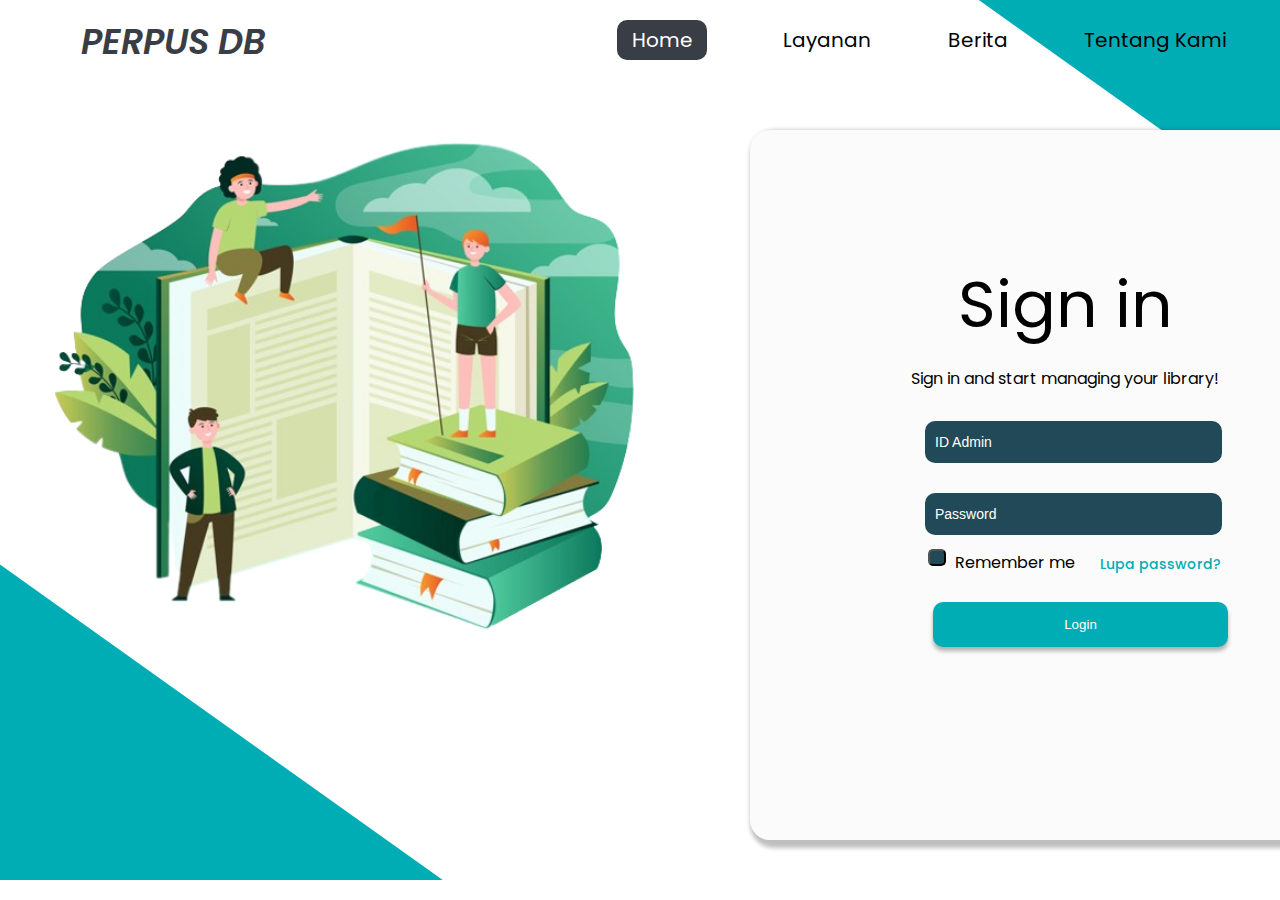
<file: index.html>
<!DOCTYPE html>
<html lang="en">
  <head>
    <meta charset="UTF-8" />
    <meta name="viewport" content="width=device-width, initial-scale=1.0" />
    <title>Perpus DB</title>

    <!-- Fonts -->
    <link rel="preconnect" href="https://fonts.googleapis.com" />
    <link rel="preconnect" href="https://fonts.gstatic.com" crossorigin />
    <link
      href="https://fonts.googleapis.com/css2?family=Poppins:wght@100;300;400;700&display=swap"
      rel="stylesheet"
    />

    <!-- My Style -->

    <link rel="stylesheet" href="css/style.css" />
  </head>
  <body>
    <div class="Container">
      <!-- header -->
      <header>
        <h1 class="Judul-header">PERPUS DB</h1>
        <nav class="navbar">
          <ul>
            <li class="BoxHome"><a href="#">Home</a></li>
            <li><a href="#">Layanan</a></li>
            <li><a href="#">Berita</a></li>
            <li><a href="#">Tentang Kami</a></li>
            <li><a href="#">Kontak</a></li>
          </ul>
        </nav>
      </header>
      <!-- header end -->
      <div class="sudut-atas"></div>
      <div class="sudut-bawah"></div>
      <!-- page login -->
      <div class="Logo-login">
        <img src="img/login2.png" alt="Logologin" />
      </div>
      <div class="boxlogin">
        <div class="sign-in">Sign in</div>
        <h1>Sign in and start managing your library!</h1>
        <div class="input-id-admin">
          <input type="text" id="username" name="ID Admin" placeholder="ID Admin" />
        </div>
        <div class="input-password">
          <input type="text" id="password" name="Password" placeholder="Password" />
        </div>
        <div class="button">
          <button href="#" class="btn-remember-me"></button>
          <p class="ingat-saya">Remember me</p>
          <a class="lupa-pw" href="#">Lupa password?</a>
          <button class="btn-Login"><a href="dashboard.html">Login</a></button>
        </div>
      </div>
    </div>
    <!-- page login end -->
    <script src="JS/script.js"></script>
  </body>
</html>
</file>
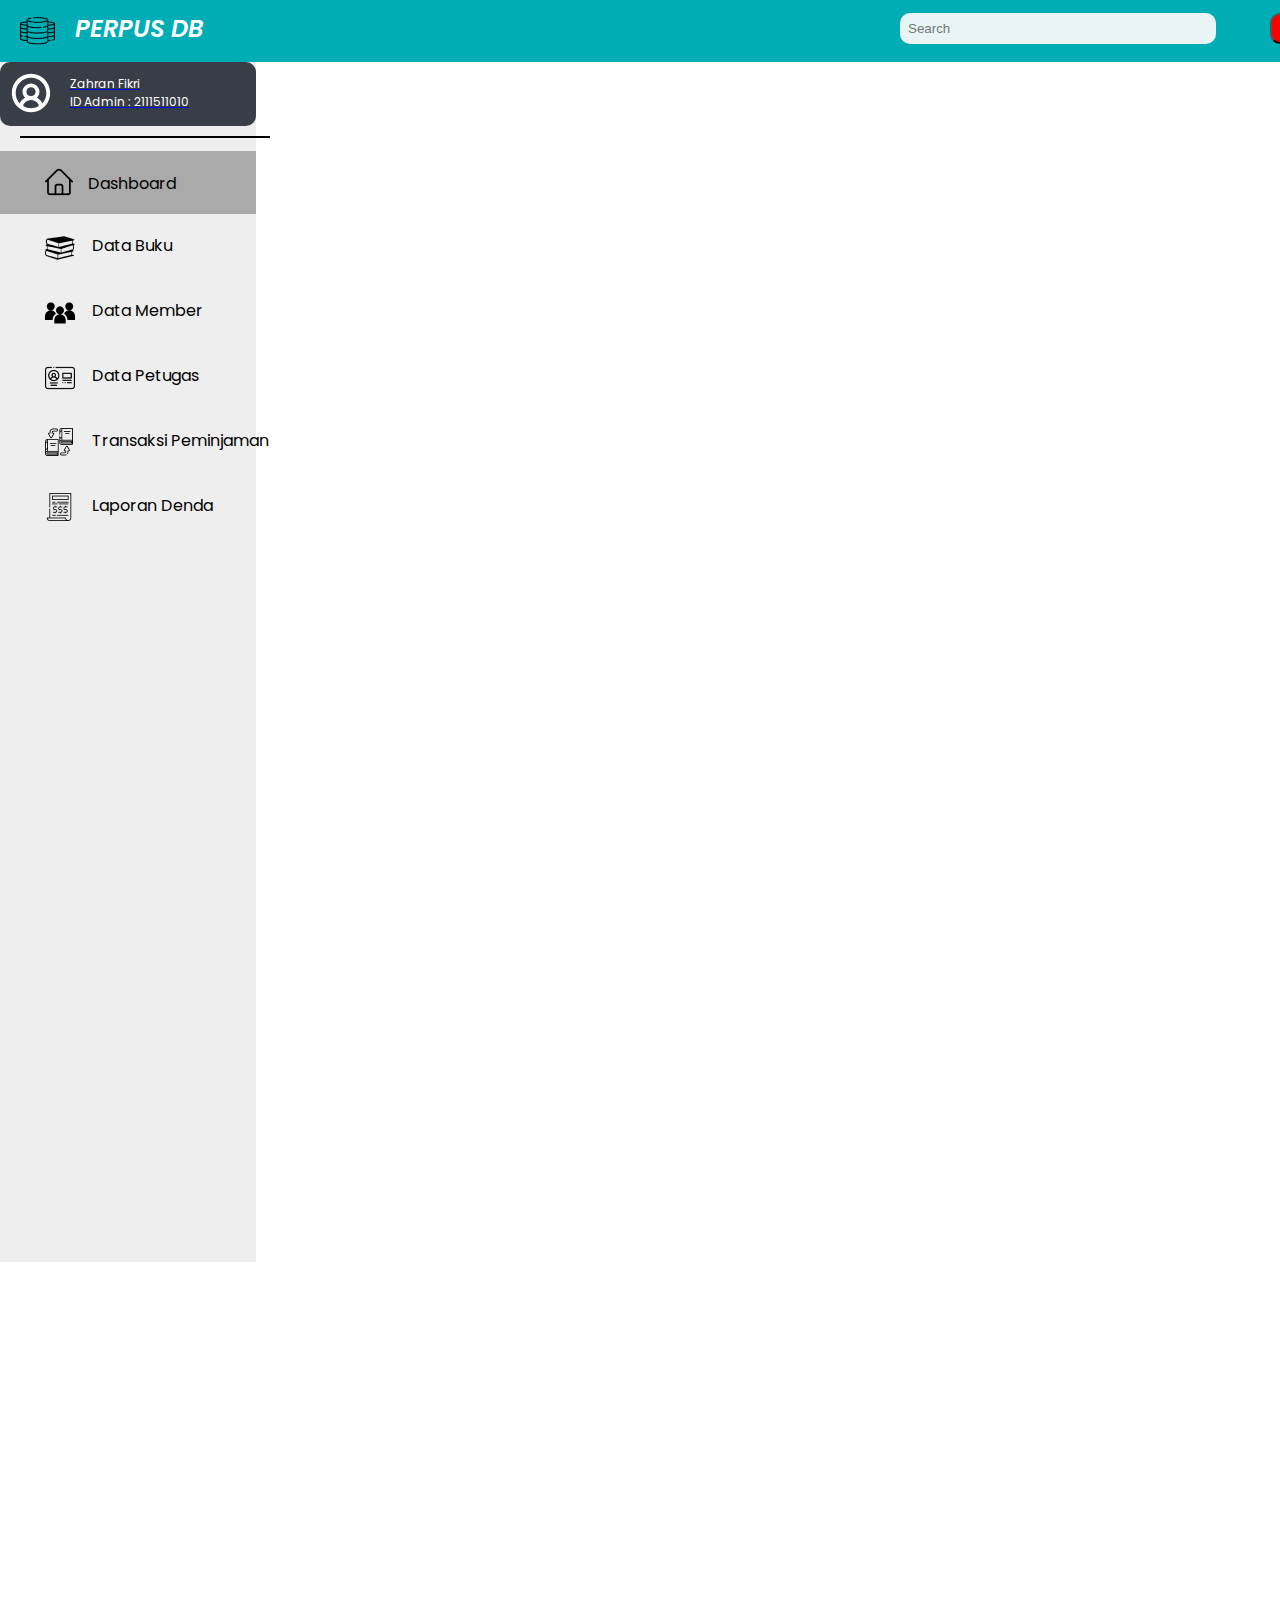
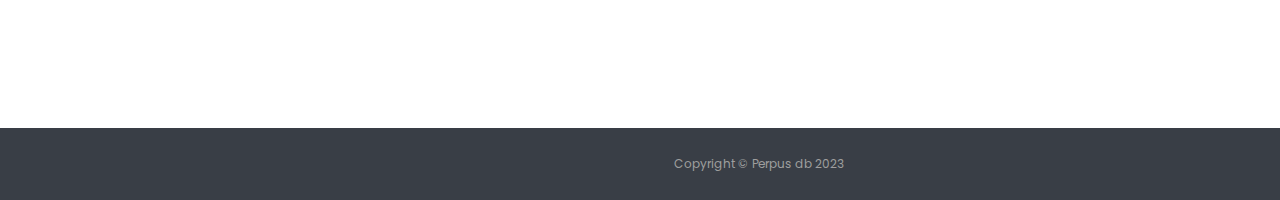
<file: dashboard.html>
<!DOCTYPE html>
<html lang="en">
  <head>
    <meta charset="UTF-8" />
    <meta name="viewport" content="width=device-width, initial-scale=1.0" />
    <title>Dashboard || Perpus DB</title>

    <!-- Fonts -->
    <link rel="preconnect" href="https://fonts.googleapis.com" />
    <link rel="preconnect" href="https://fonts.gstatic.com" crossorigin />
    <link
      href="https://fonts.googleapis.com/css2?family=Poppins:wght@100;300;400;700&display=swap"
      rel="stylesheet"
    />

    <!-- My Style -->

    <link rel="stylesheet" href="css/landingpage.css" />
  </head>
  <body>
    <div class="container">
    <!-- header start -->
      <header>
        <h1 class="Judul-header">PERPUS DB</h1>
        <img src="img/Logo Perpus db.png" alt="Logo Perpus DB" />
        <input class="searchbar" type="text" placeholder="Search" />
        <button class="btn-log-out" id="logout-button"><a href="index.html">Log Out</a></button>
      </header>
    <!-- header end -->
    <!-- Side navbar start -->
      <nav class="Side-navbar">
        <div class="box-profile">
          <a href="#">
            <img src="img/user-circle.svg" alt="Logo User" />
            <span>Zahran Fikri</span>
            <span>ID Admin : 2111511010</span>
          </a>
        </div>
        <div class="garis-pemisah"></div>
        <ul>
          <div class="box-dashboard"></div>
          <li>
              <a class="dashboard" href="dashboard.html">Dashboard</a>
              <img src="img/Icon Dashboard.png" alt="Icon Dashboard" />
          </li>
          <li>
              <a class="data-buku" href="data buku.html">Data Buku</a>
              <img src="img/Icon Data Buku.png" alt="Icon Data Buku" />
          </li>
          <li>
              <a class="data-member" href="data member.html">Data Member</a>
              <img src="img/Icon Data Member.png" alt="Icon Data Member" />
          </li>
          <li>
              <a class="data-petugas" href="data petugas.html">Data Petugas</a>
              <img src="img/Icon Data Petugas.png" alt="Icon Data Petugas" />
          </li>
          <li>
              <a class="transaksi-peminjaman" href="transaksi peminjaman.html">Transaksi Peminjaman</a>
              <img src="img/Icon Transaksi Peminjaman.png" alt="Icon Transaksi Peminjaman"/>
          </li>
          <li>
              <a class="laporan-denda" href="laporan denda.html">Laporan Denda</a>
              <img src="img/Icon Laporan Denda.png" alt="Icon Laporan Denda" />
          </li>
        </ul>
      </nav>
      <!-- Side navbar end -->
      <!-- footer start -->
      <footer>
        <div class="box-footer">
          <h1>Copyright © Perpus db 2023</h1>
        </div>
      </footer>
      <!-- footer end -->
    </div>

    <script src="/JS/logout.js"></script>
  </body>
</html>
</file>
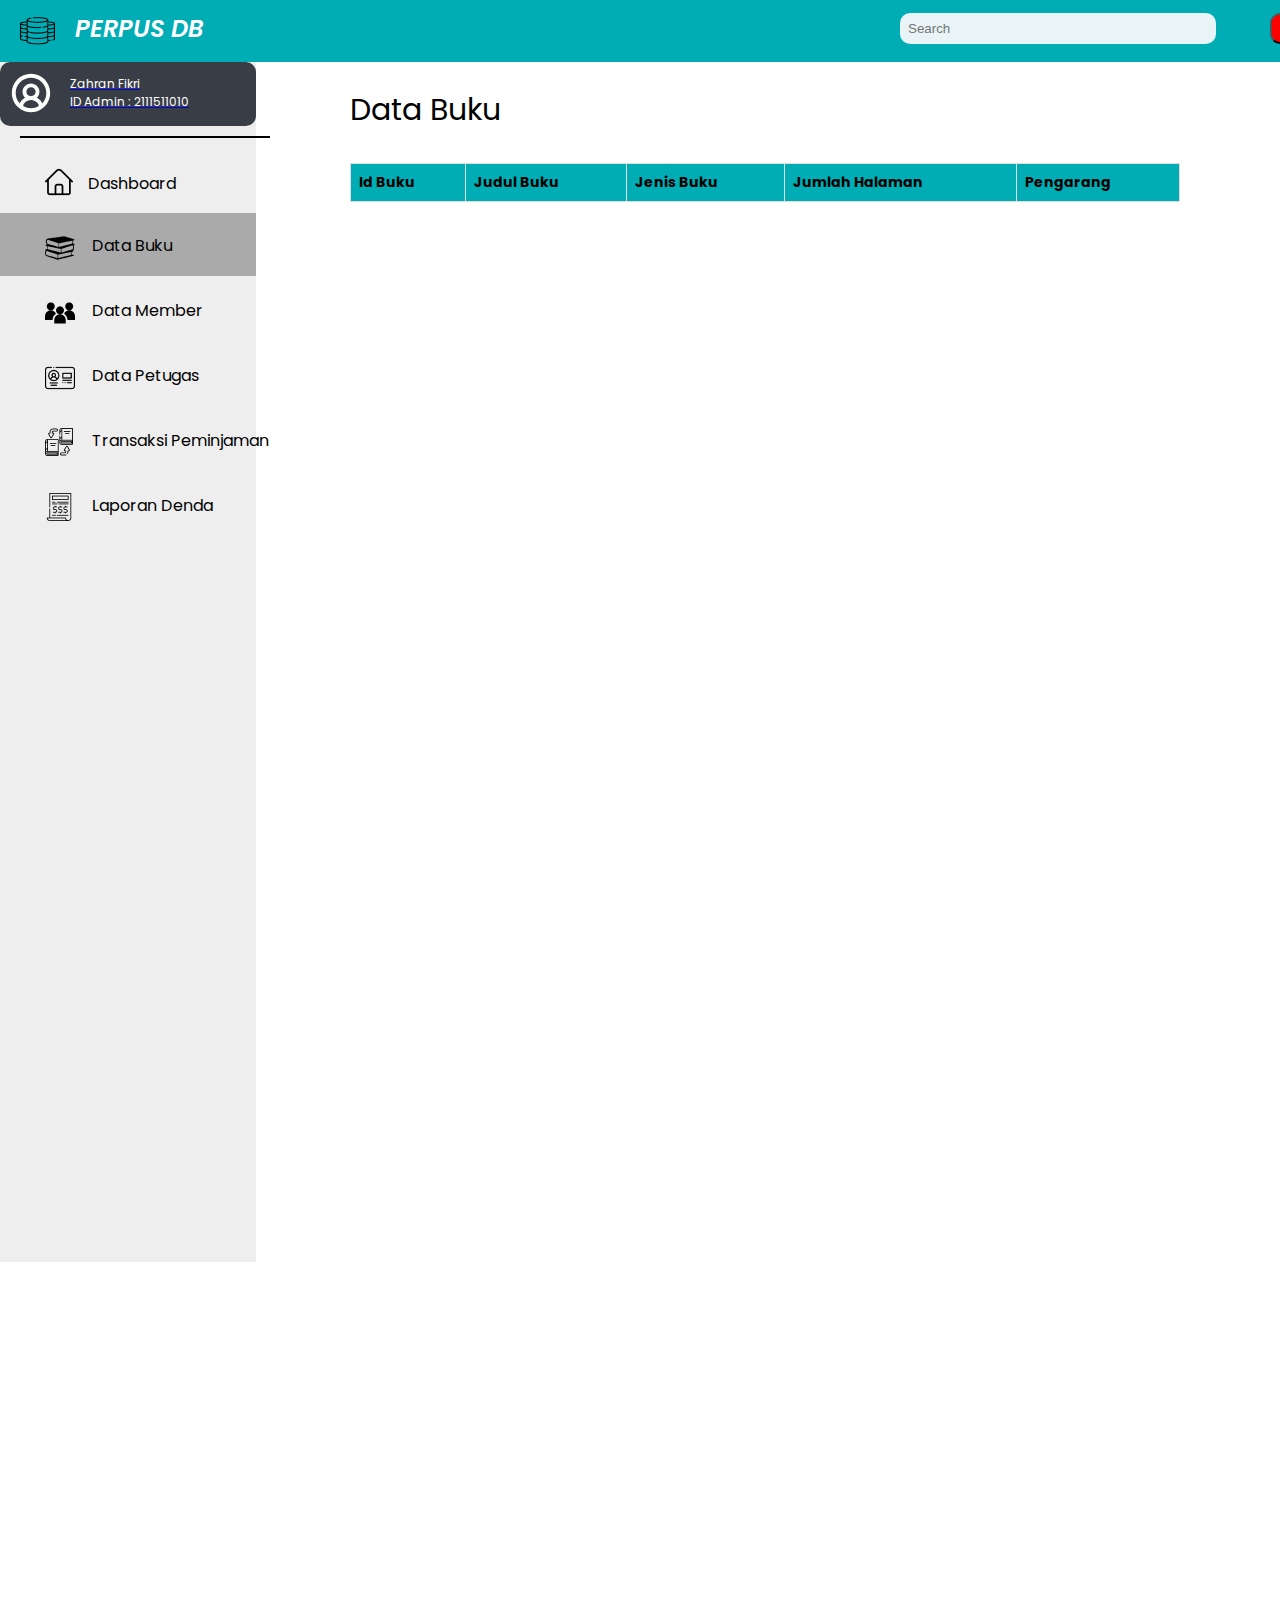
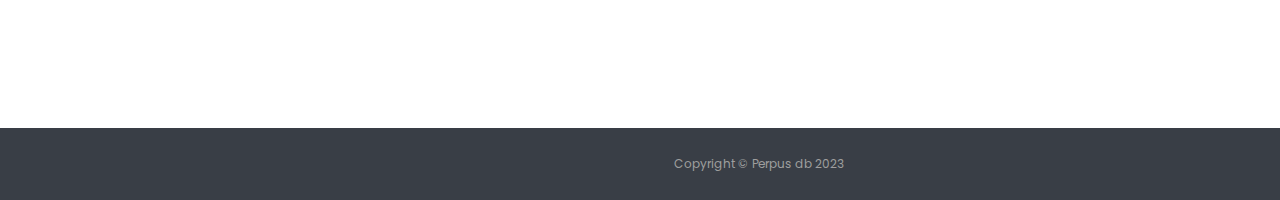
<file: data buku.html>
<!DOCTYPE html>
<html lang="en">

<head>
  <meta charset="UTF-8" />
  <meta name="viewport" content="width=device-width, initial-scale=1.0" />
  <title>Data Buku || Perpus DB</title>

  <!-- Fonts -->
  <link rel="preconnect" href="https://fonts.googleapis.com" />
  <link rel="preconnect" href="https://fonts.gstatic.com" crossorigin />
  <link href="https://fonts.googleapis.com/css2?family=Poppins:wght@100;300;400;700&display=swap" rel="stylesheet" />

  <!-- My Style -->

  <link rel="stylesheet" href="css/landingpage.css" />
  <link rel="stylesheet" href="css/tabel.css">
</head>

<body>
  <div class="container">
    <!-- header start -->
    <header>
      <h1 class="Judul-header">PERPUS DB</h1>
      <img src="img/Logo Perpus db.png" alt="Logo Perpus DB" />
      <input class="searchbar" type="text" placeholder="Search" />
      <button class="btn-log-out"><a href="index.html">Log Out</a></button>
    </header>
    <!-- header end -->
    <!-- Side navbar start -->
    <nav class="Side-navbar">
      <div class="box-profile">
        <a href="#">
          <img src="img/user-circle.svg" alt="Logo User" />
          <span>Zahran Fikri</span>
          <span>ID Admin : 2111511010</span>
        </a>
      </div>
      <div class="garis-pemisah"></div>
      <ul>
        <div class="box-data-buku"></div>
        <li>
          <a class="dashboard" href="dashboard.html">Dashboard</a>
          <img src="img/Icon Dashboard.png" alt="Icon Dashboard" />
        </li>
        <li>
          <a class="data-buku" href="data buku.html">Data Buku</a>
          <img src="img/Icon Data Buku.png" alt="Icon Data Buku" />
        </li>
        <li>
          <a class="data-member" href="data member.html">Data Member</a>
          <img src="img/Icon Data Member.png" alt="Icon Data Member" />
        </li>
        <li>
          <a class="data-petugas" href="data petugas.html">Data Petugas</a>
          <img src="img/Icon Data Petugas.png" alt="Icon Data Petugas" />
        </li>
        <li>
          <a class="transaksi-peminjaman" href="transaksi peminjaman.html">Transaksi Peminjaman</a>
          <img src="img/Icon Transaksi Peminjaman.png" alt="Icon Transaksi Peminjaman" />
        </li>
        <li>
          <a class="laporan-denda" href="laporan denda.html">Laporan Denda</a>
          <img src="img/Icon Laporan Denda.png" alt="Icon Laporan Denda" />
        </li>
      </ul>
    </nav>
    <!-- Side navbar end -->
    <!-- data member -->
    <div>
      <h2>Data Buku</h2>
    </div>
    <!-- data member end -->
    <!-- tabel -->
    <div class="right-align">
      <table>
        <thead color="00ADB5">
          <tr>
            <th>Id Buku</th>
            <th>Judul Buku </th>
            <th>Jenis Buku</th>
            <th>Jumlah Halaman</th>
            <th>Pengarang</th>
          </tr>
        </thead>
        <tbody id="data-buku">
          <!-- <tr>
            <td>BB00001</td>
            <td>Filosofi Teras</td>
            <td>Buku Bacaan</td>
            <td>232</td>
            <td>Henry Manapiring</td>
          </tr>
          <tr>
            <td>BB00002</td>
            <td>STOIC dan EGOIS</td>
            <td>Buku Bacaan</td>
            <td>153</td>
            <td>tatang sutarman</td>
          </tr>
          <tr>
            <td>BB00004</td>
            <td>Sejarah Dunia</td>
            <td>buku Bacaan</td>
            <td>411</td>
            <td>Arief Setiawwan</td>
          </tr>
          <tr>
            <td>BB00005</td>
            <td>Filsafat Hidup</td>
            <td>Buku Bacaan</td>
            <td>189</td>
            <td>Dewi Kusumawati</td>
          </tr>
          <tr>
            <td>BE00001</td>
            <td>Namanya Apa?</td>
            <td>Bisinis-Ekonomi</td>
            <td>240</td>
            <td>Arto Biantoro</td>
          </tr>
          <tr>
            <td>BE00002</td>
            <td>Branding Society 5.0</td>
            <td>Bisinis-Ekonomi</td>
            <td>200</td>
            <td>Cristofel Angelo & Johan Alvin Khosuma'</td>
          </tr> -->
        </tbody>
      </table>
    </div>
    <!-- tabel end-->
    <!-- footer start -->
    <footer>
      <div class="box-footer">
        <h1>Copyright © Perpus db 2023</h1>
      </div>
    </footer>
    <!-- footer end -->
  </div>


  <script src="http://localhost/perpus/JS/apibuku.js"></script>
</body>

</html>
</file>
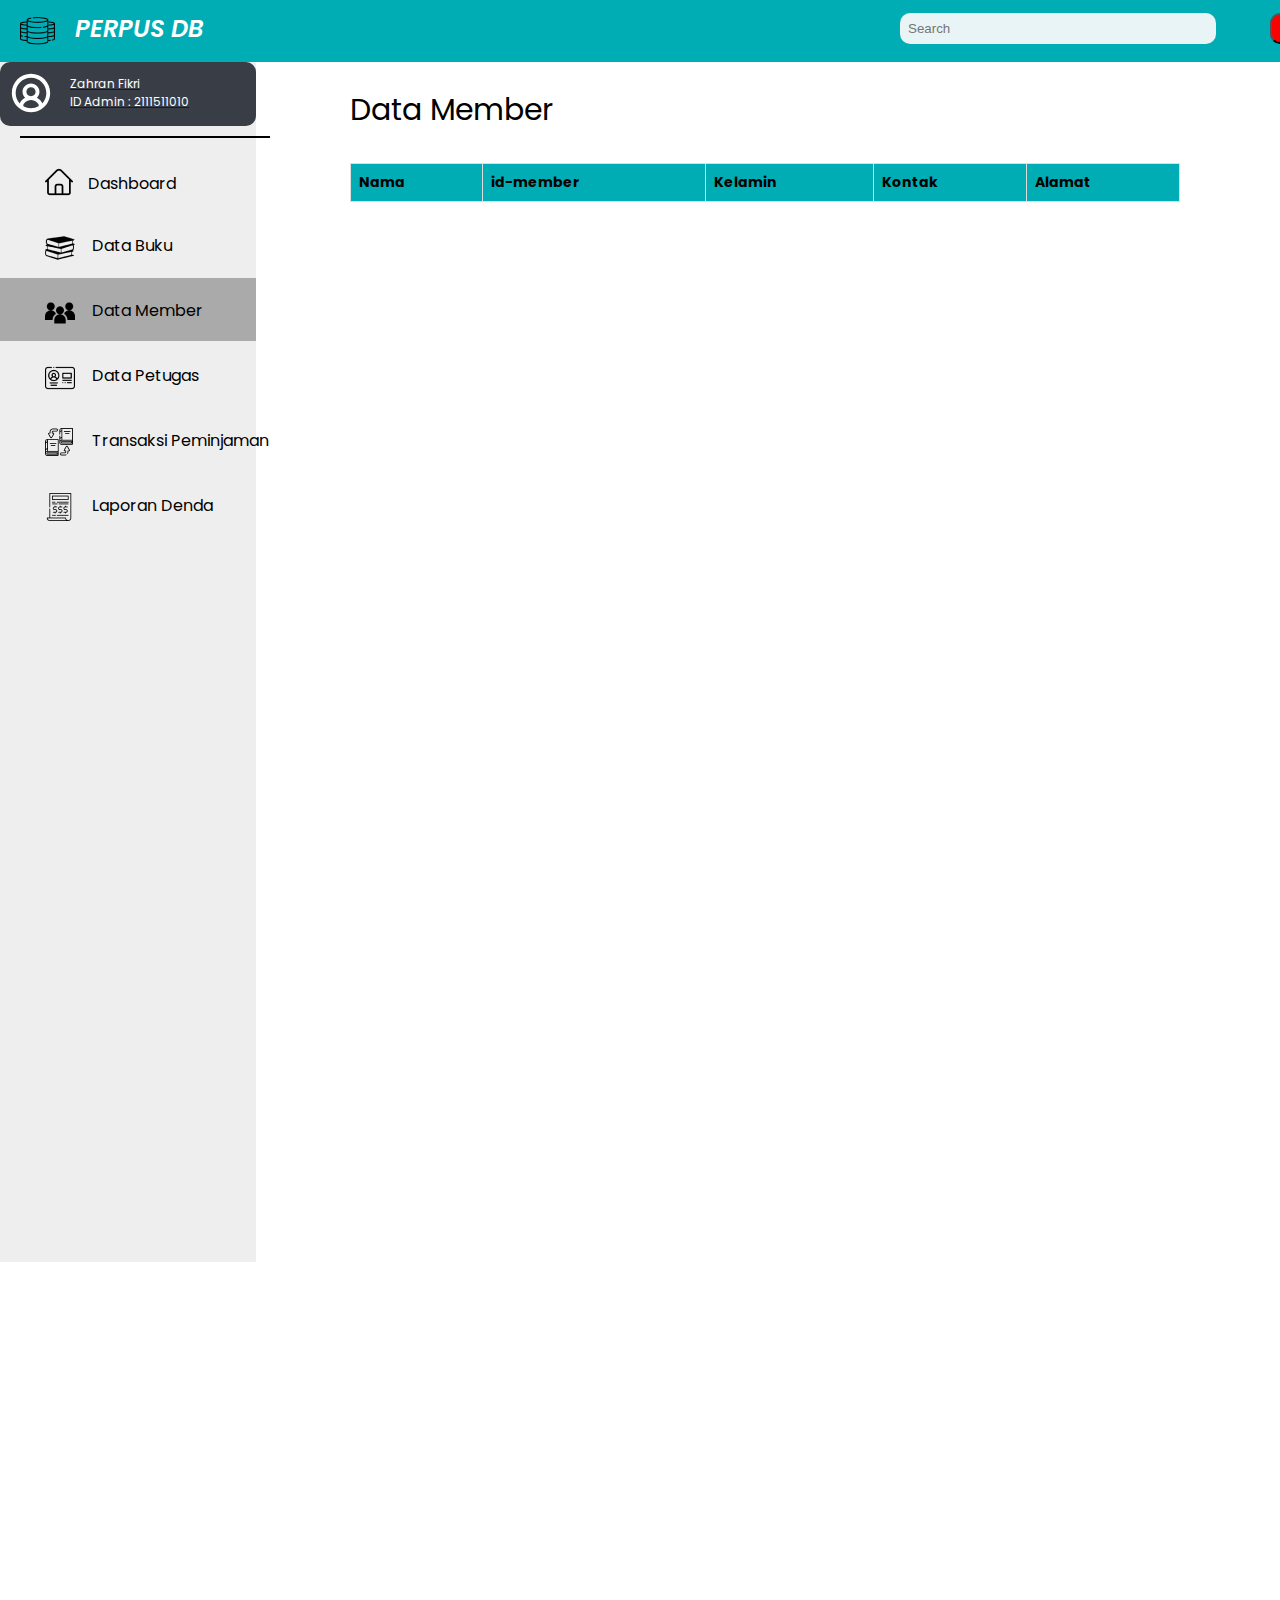
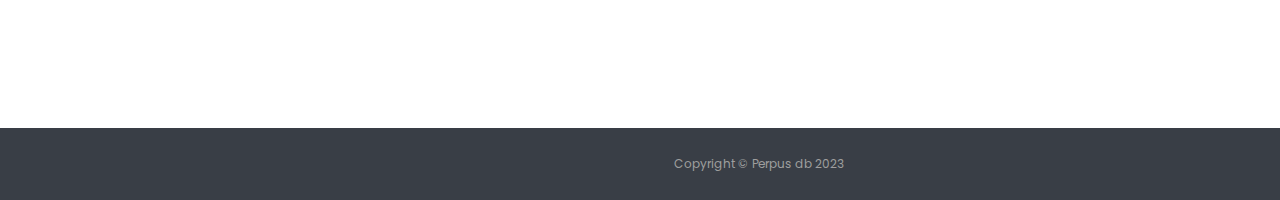
<file: data member.html>
<!DOCTYPE html>
<html lang="en">
  <head>
    <meta charset="UTF-8" />
    <meta name="viewport" content="width=device-width, initial-scale=1.0" />
    <title>Data Member || Perpus DB</title>

    <!-- Fonts -->
    <link rel="preconnect" href="https://fonts.googleapis.com" />
    <link rel="preconnect" href="https://fonts.gstatic.com" crossorigin />
    <link
      href="https://fonts.googleapis.com/css2?family=Poppins:wght@100;300;400;700&display=swap"
      rel="stylesheet"
    />

    <!-- My Style -->

    <link rel="stylesheet" href="css/landingpage.css" />
    <link rel="stylesheet" href="css/tabel.css">
  </head>

  <body>
    <div class="container">
    <!-- header start -->
      <header>
        <h1 class="Judul-header">PERPUS DB</h1>
        <img src="img/Logo Perpus db.png" alt="Logo Perpus DB" />
        <input class="searchbar" type="text" placeholder="Search" />
        <button class="btn-log-out"><a href="index.html">Log Out</a></button>
      </header>
    <!-- header end -->
    <!-- Side navbar start -->
      <nav class="Side-navbar">
        <div class="box-profile">
          <a href="#">
            <img src="img/user-circle.svg" alt="Logo User" />
            <span>Zahran Fikri</span>
            <span>ID Admin : 2111511010</span>
          </a>
        </div>
        <div class="garis-pemisah"></div>
        <ul>
          <div class="box-data-member"></div>
          <li>
              <a class="dashboard" href="dashboard.html">Dashboard</a>
              <img src="img/Icon Dashboard.png" alt="Icon Dashboard" />
          </li>
          <li>
              <a class="data-buku" href="data buku.html">Data Buku</a>
              <img src="img/Icon Data Buku.png" alt="Icon Data Buku" />
          </li>
          <li>
              <a class="data-member" href="data member.html">Data Member</a>
              <img src="img/Icon Data Member.png" alt="Icon Data Member" />
          </li>
          <li>
              <a class="data-petugas" href="data petugas.html">Data Petugas</a>
              <img src="img/Icon Data Petugas.png" alt="Icon Data Petugas" />
          </li>
          <li>
              <a class="transaksi-peminjaman" href="transaksi peminjaman.html">Transaksi Peminjaman</a>
              <img src="img/Icon Transaksi Peminjaman.png" alt="Icon Transaksi Peminjaman"/>
          </li>
          <li>
              <a class="laporan-denda" href="laporan denda.html">Laporan Denda</a>
              <img src="img/Icon Laporan Denda.png" alt="Icon Laporan Denda" />
          </li>
        </ul>
      </nav>
      <!-- Side navbar end -->
      <!-- data member -->
      <div>
        <h2>Data Member</h2>
      </div>
      <!-- data member end -->
      <!-- tabel -->
      <div class="right-align">
        <table>
          <thead color="00ADB5">
            <tr>
              <th>Nama</th>
              <th>id-member</th>
              <th>Kelamin</th>
              <th>Kontak</th>
              <th>Alamat</th>
            </tr>
          </thead>
          <tbody id="data-member">
          </tbody>
        </table>
      </div>
      <!-- tabel end-->
      <!-- footer start -->
      <footer>
        <div class="box-footer">
          <h1>Copyright © Perpus db 2023</h1>
        </div>
      </footer>
      <!-- footer end -->
    </div>

    <script src="http://localhost/perpus/JS/apimember.js"></script>

  </body>
</html>
</file>
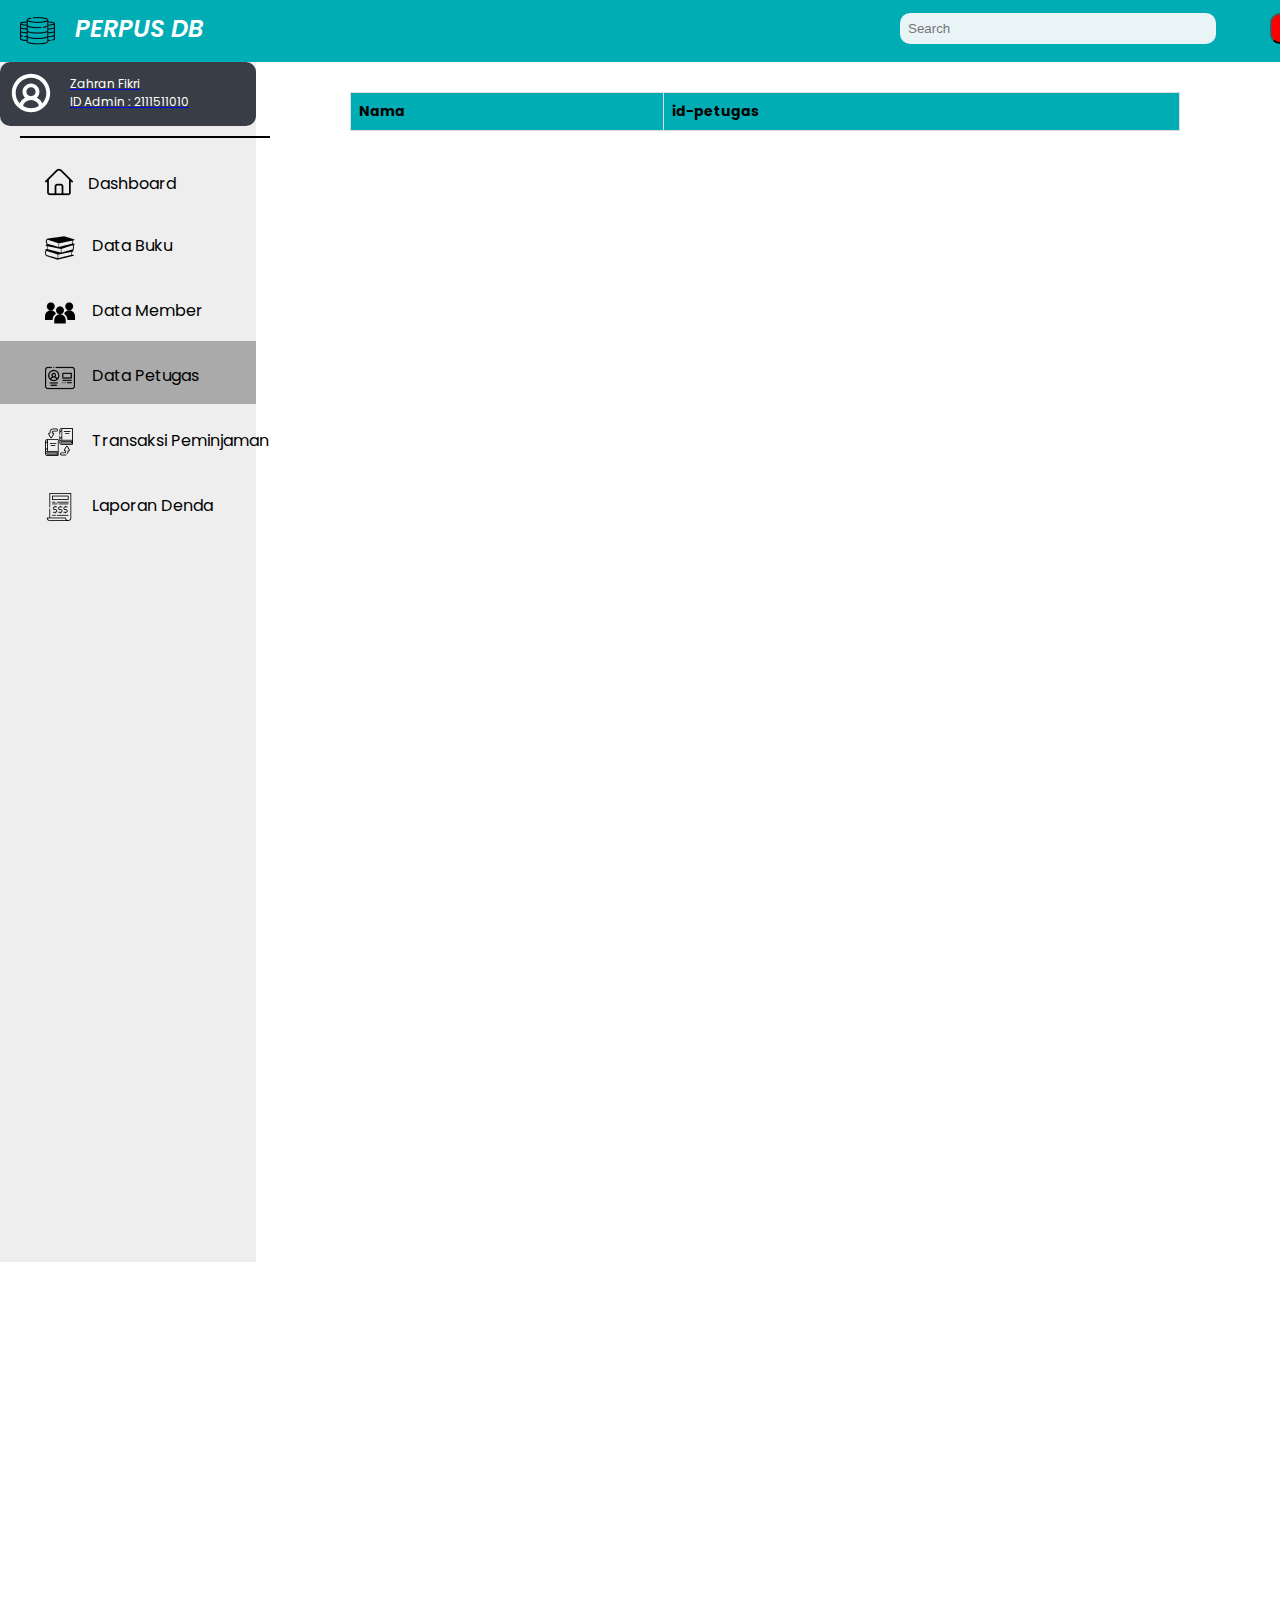
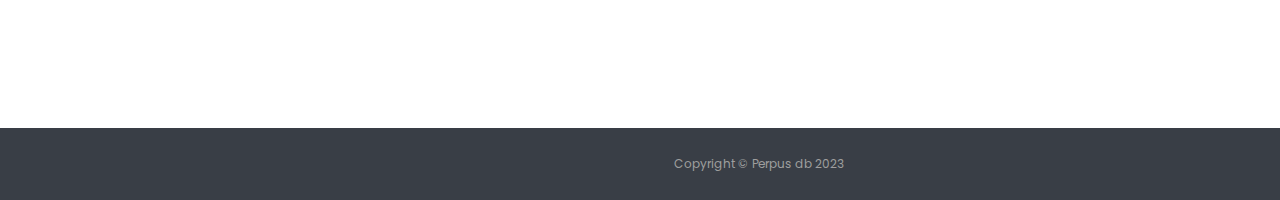
<file: data petugas.html>
<!DOCTYPE html>
<html lang="en">
  <head>
    <meta charset="UTF-8" />
    <meta name="viewport" content="width=device-width, initial-scale=1.0" />
    <title>Data Petugas || Perpus DB</title>

    <!-- Fonts -->
    <link rel="preconnect" href="https://fonts.googleapis.com" />
    <link rel="preconnect" href="https://fonts.gstatic.com" crossorigin />
    <link
      href="https://fonts.googleapis.com/css2?family=Poppins:wght@100;300;400;700&display=swap"
      rel="stylesheet"
    />

    <!-- My Style -->

    <link rel="stylesheet" href="css/landingpage.css" />
    <link rel="stylesheet" href="css/tabel.css">
  </head>
  <body>
    <div class="container">
    <!-- header start -->
      <header>
        <h1 class="Judul-header">PERPUS DB</h1>
        <img src="img/Logo Perpus db.png" alt="Logo Perpus DB" />
        <input class="searchbar" type="text" placeholder="Search" />
        <button class="btn-log-out"><a href="index.html">Log Out</a></button>
      </header>
    <!-- header end -->
    <!-- Side navbar start -->
      <nav class="Side-navbar">
        <div class="box-profile">
          <a href="#">
            <img src="img/user-circle.svg" alt="Logo User" />
            <span>Zahran Fikri</span>
            <span>ID Admin : 2111511010</span>
          </a>
        </div>
        <div class="garis-pemisah"></div>
        <ul>
          <div class="box-data-petugas"></div>
          <li>
              <a class="dashboard" href="dashboard.html">Dashboard</a>
              <img src="img/Icon Dashboard.png" alt="Icon Dashboard" />
          </li>
          <li>
              <a class="data-buku" href="data buku.html">Data Buku</a>
              <img src="img/Icon Data Buku.png" alt="Icon Data Buku" />
          </li>
          <li>
              <a class="data-member" href="data member.html">Data Member</a>
              <img src="img/Icon Data Member.png" alt="Icon Data Member" />
          </li>
          <li>
              <a class="data-petugas" href="data petugas.html">Data Petugas</a>
              <img src="img/Icon Data Petugas.png" alt="Icon Data Petugas" />
          </li>
          <li>
              <a class="transaksi-peminjaman" href="transaksi peminjaman.html">Transaksi Peminjaman</a>
              <img src="img/Icon Transaksi Peminjaman.png" alt="Icon Transaksi Peminjaman"/>
          </li>
          <li>
              <a class="laporan-denda" href="laporan denda.html">Laporan Denda</a>
              <img src="img/Icon Laporan Denda.png" alt="Icon Laporan Denda" />
          </li>
        </ul>
      </nav>
      <!-- Side navbar end -->

      <div class="right-align">
        <table>
          <thead color="00ADB5">
            <tr>
              <th>Nama</th>
              <th>id-petugas</th>
            </tr>
          </thead>
          <tbody id="data-petugas">
          </tbody>
        </table>
      </div>

      <!-- tabel end-->
      <!-- footer start -->
      <footer>
        <div class="box-footer">
          <h1>Copyright © Perpus db 2023</h1>
        </div>
      </footer>
      <!-- footer end -->
    </div>

    <script src="http://localhost/perpus/JS/apipetugas.js"></script>
  </body>
</html>
</file>
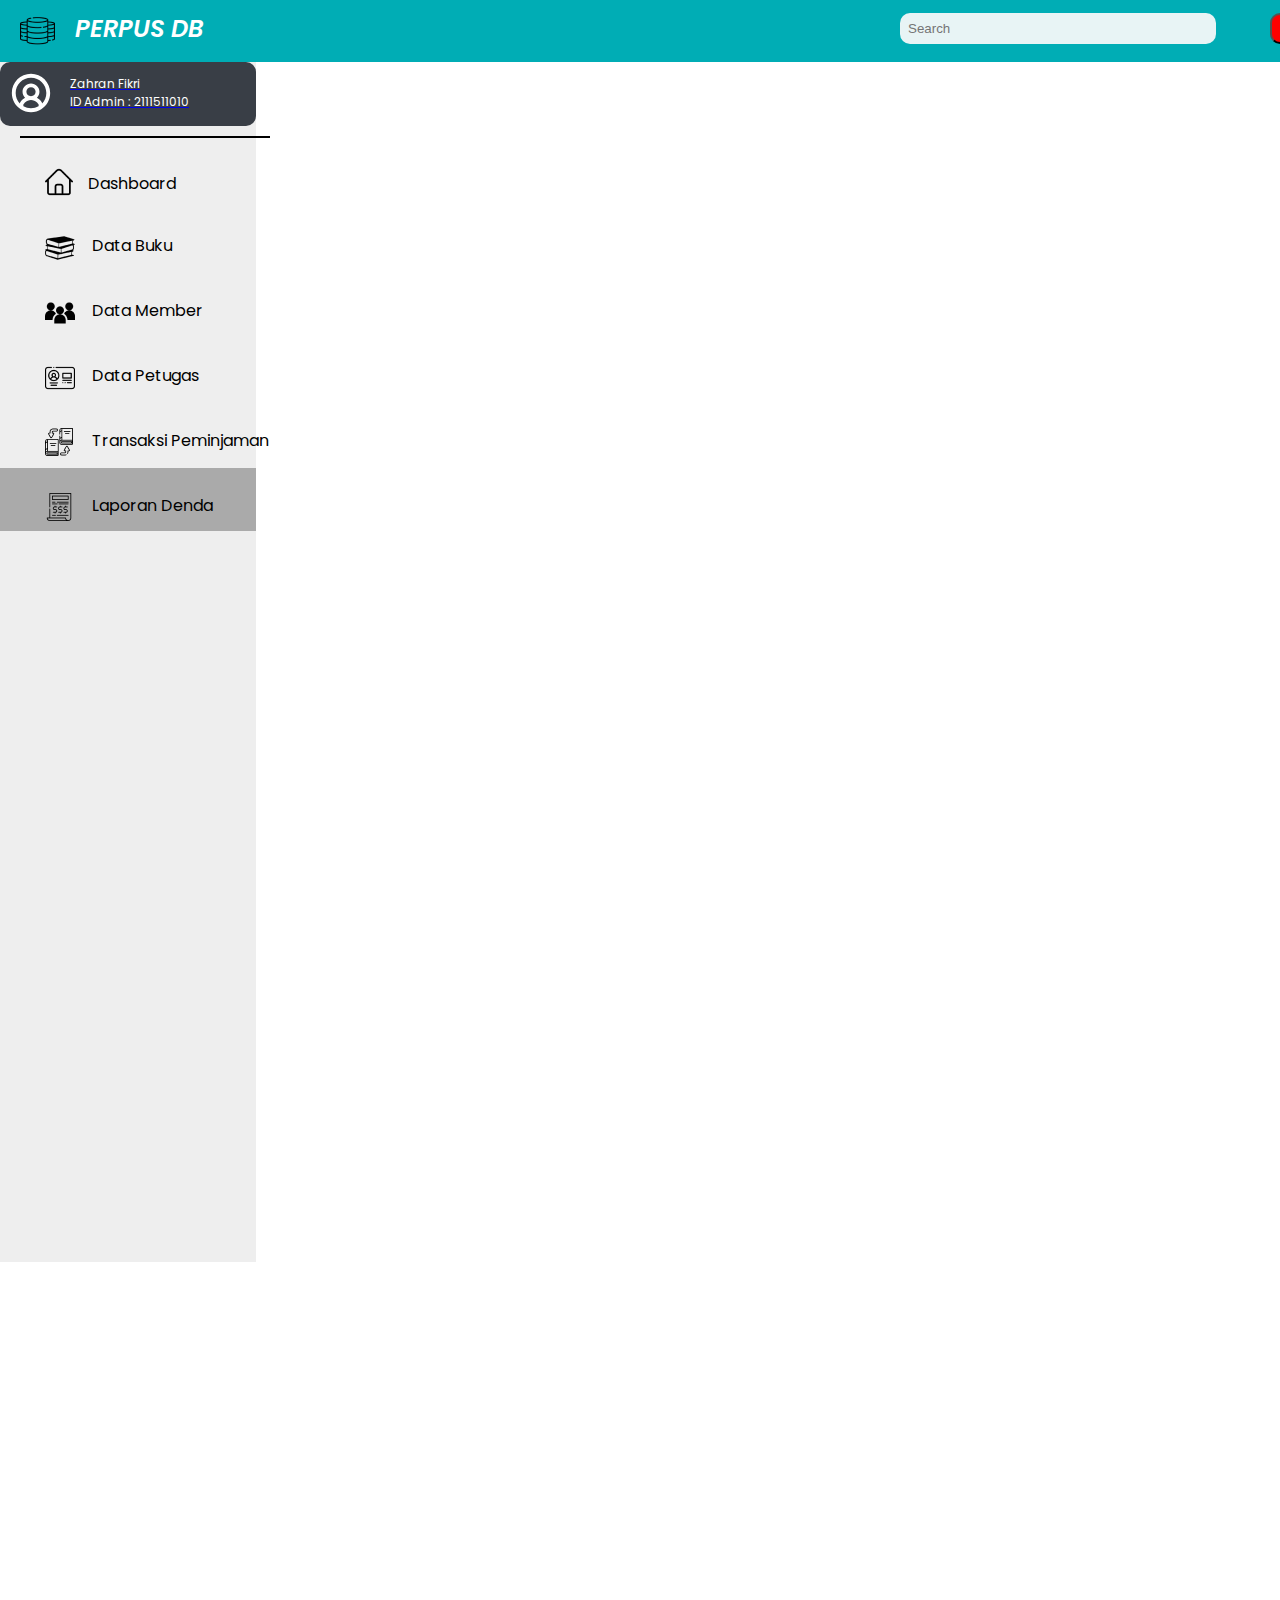
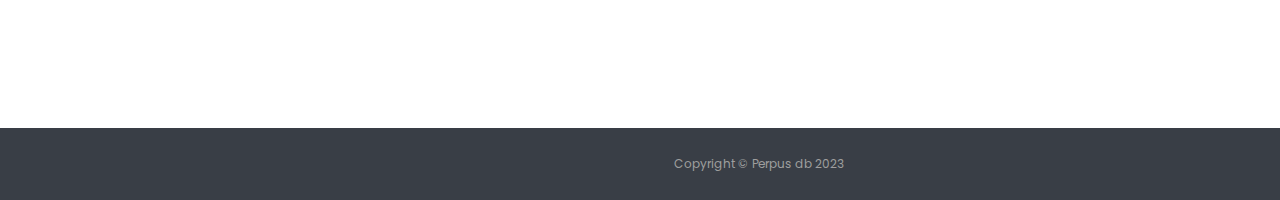
<file: laporan denda.html>
<!DOCTYPE html>
<html lang="en">
  <head>
    <meta charset="UTF-8" />
    <meta name="viewport" content="width=device-width, initial-scale=1.0" />
    <title>Laporan Denda || Perpus DB</title>

    <!-- Fonts -->
    <link rel="preconnect" href="https://fonts.googleapis.com" />
    <link rel="preconnect" href="https://fonts.gstatic.com" crossorigin />
    <link
      href="https://fonts.googleapis.com/css2?family=Poppins:wght@100;300;400;700&display=swap"
      rel="stylesheet"
    />

    <!-- My Style -->

    <link rel="stylesheet" href="css/landingpage.css" />
  </head>
  <body>
    <div class="container">
    <!-- header start -->
      <header>
        <h1 class="Judul-header">PERPUS DB</h1>
        <img src="img/Logo Perpus db.png" alt="Logo Perpus DB" />
        <input class="searchbar" type="text" placeholder="Search" />
        <button class="btn-log-out"><a href="index.html">Log Out</a></button>
      </header>
    <!-- header end -->
    <!-- Side navbar start -->
      <nav class="Side-navbar">
        <div class="box-profile">
          <a href="#">
            <img src="img/user-circle.svg" alt="Logo User" />
            <span>Zahran Fikri</span>
            <span>ID Admin : 2111511010</span>
          </a>
        </div>
        <div class="garis-pemisah"></div>
        <ul>
          <div class="box-laporan-denda"></div>
          <li>
              <a class="dashboard" href="dashboard.html">Dashboard</a>
              <img src="img/Icon Dashboard.png" alt="Icon Dashboard" />
          </li>
          <li>
              <a class="data-buku" href="data buku.html">Data Buku</a>
              <img src="img/Icon Data Buku.png" alt="Icon Data Buku" />
          </li>
          <li>
              <a class="data-member" href="data member.html">Data Member</a>
              <img src="img/Icon Data Member.png" alt="Icon Data Member" />
          </li>
          <li>
              <a class="data-petugas" href="data petugas.html">Data Petugas</a>
              <img src="img/Icon Data Petugas.png" alt="Icon Data Petugas" />
          </li>
          <li>
              <a class="transaksi-peminjaman" href="transaksi peminjaman.html">Transaksi Peminjaman</a>
              <img src="img/Icon Transaksi Peminjaman.png" alt="Icon Transaksi Peminjaman"/>
          </li>
          <li>
              <a class="laporan-denda" href="laporan denda.html">Laporan Denda</a>
              <img src="img/Icon Laporan Denda.png" alt="Icon Laporan Denda" />
          </li>
        </ul>
      </nav>
      <!-- Side navbar end -->
      <!-- footer start -->
      <footer>
        <div class="box-footer">
          <h1>Copyright © Perpus db 2023</h1>
        </div>
      </footer>
      <!-- footer end -->
    </div>
  </body>
</html>
</file>
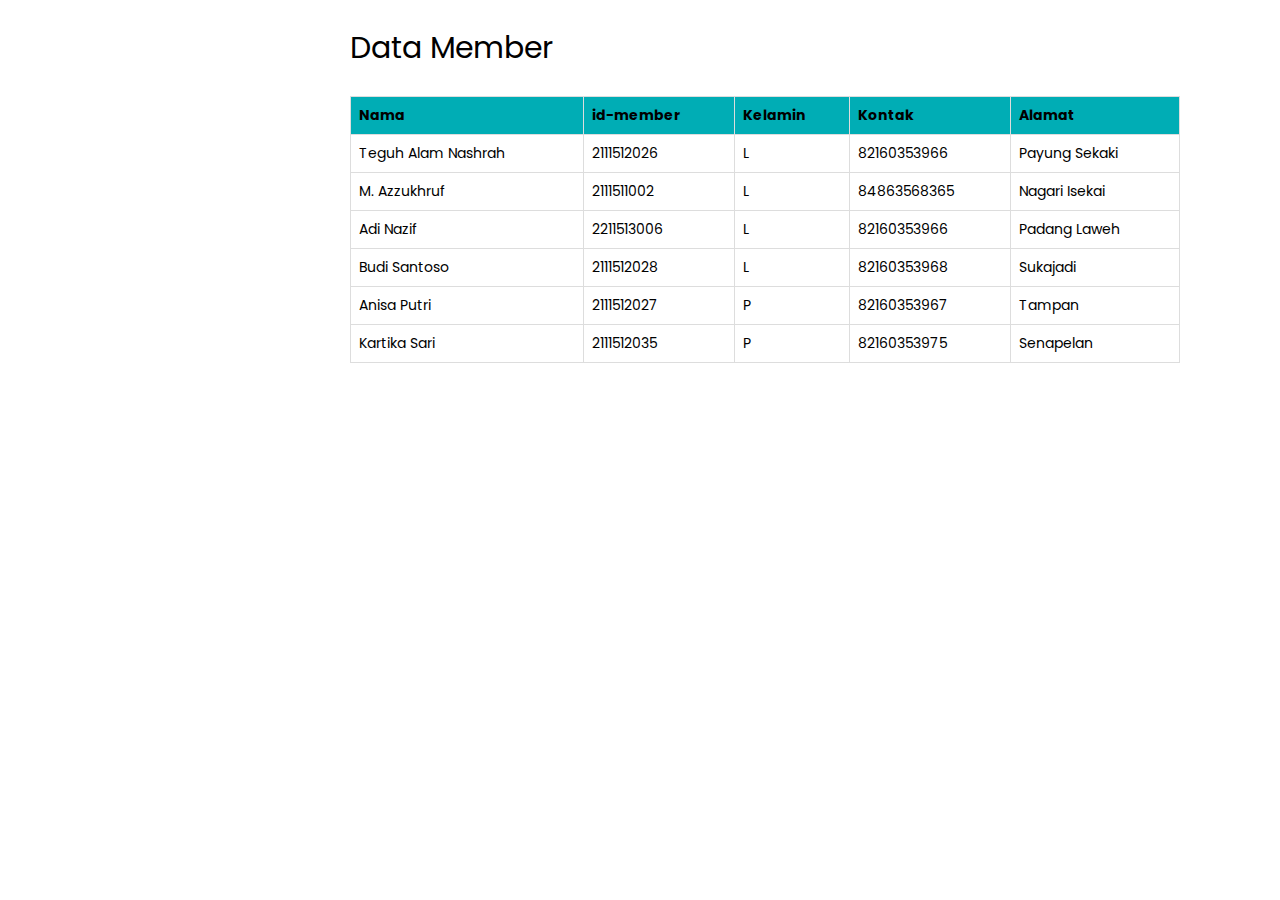
<file: table.html>
<!DOCTYPE html>
<html lang="en">
  <head>
    <title>Document</title>
    <style>
      .right-align {
        float: center;
        padding-right: 100px;
        padding-left: 350px;
      }

      h2 {
        padding-left: 350px;
        font-family: "Poppins", Arial, sans-serif;
        font-size: 30px;
        font-weight: normal;
      }

      table {
        border-collapse: collapse;
        width: 100%;
        height: 100%;
        /* table-layout: auto; */
        font-family: "Poppins", Arial, sans-serif;
        font-size: 14px;
        font-weight: normal;
      }

      /* Mengatur tampilan sel header */
      th {
        background-color: #00adb5;
        border: 1px solid #dddddd;
        padding: 8px;
        text-align: left;
      }

      /* Mengatur tampilan sel data */
      td {
        border: 1px solid #dddddd;
        padding: 8px;
        text-align: left;
      }
    </style>
    <link
      href="https://fonts.googleapis.com/css2?family=Poppins:wght@400;600&display=swap"
      rel="stylesheet"
    />
    <link rel="stylesheet" href="css/style.css" />
  </head>

  <body>
    <!-- data member -->
    <div>
      <h2>Data Member</h2>
    </div>
    <!-- data member end -->

    <!-- tabel -->
    <div class="right-align">
      <table>
        <thead color="00ADB5">
          <tr>
            <th>Nama</th>
            <th>id-member</th>
            <th>Kelamin</th>
            <th>Kontak</th>
            <th>Alamat</th>
          </tr>
        </thead>
        <tbody>
          <tr>
            <td>Teguh Alam Nashrah</td>
            <td>2111512026</td>
            <td>L</td>
            <td>82160353966</td>
            <td>Payung Sekaki</td>
          </tr>
          <tr>
            <td>M. Azzukhruf</td>
            <td>2111511002</td>
            <td>L</td>
            <td>84863568365</td>
            <td>Nagari Isekai</td>
          </tr>
          <tr>
            <td>Adi Nazif</td>
            <td>2211513006</td>
            <td>L</td>
            <td>82160353966</td>
            <td>Padang Laweh</td>
          </tr>
          <tr>
            <td>Budi Santoso</td>
            <td>2111512028</td>
            <td>L</td>
            <td>82160353968</td>
            <td>Sukajadi</td>
          </tr>
          <tr>
            <td>Anisa Putri</td>
            <td>2111512027</td>
            <td>P</td>
            <td>82160353967</td>
            <td>Tampan</td>
          </tr>
          <tr>
            <td>Kartika Sari</td>
            <td>2111512035</td>
            <td>P</td>
            <td>82160353975</td>
            <td>Senapelan</td>
          </tr>
        </tbody>
      </table>
    </div>
    <!-- tabel end -->
  </body>
</html>
</file>
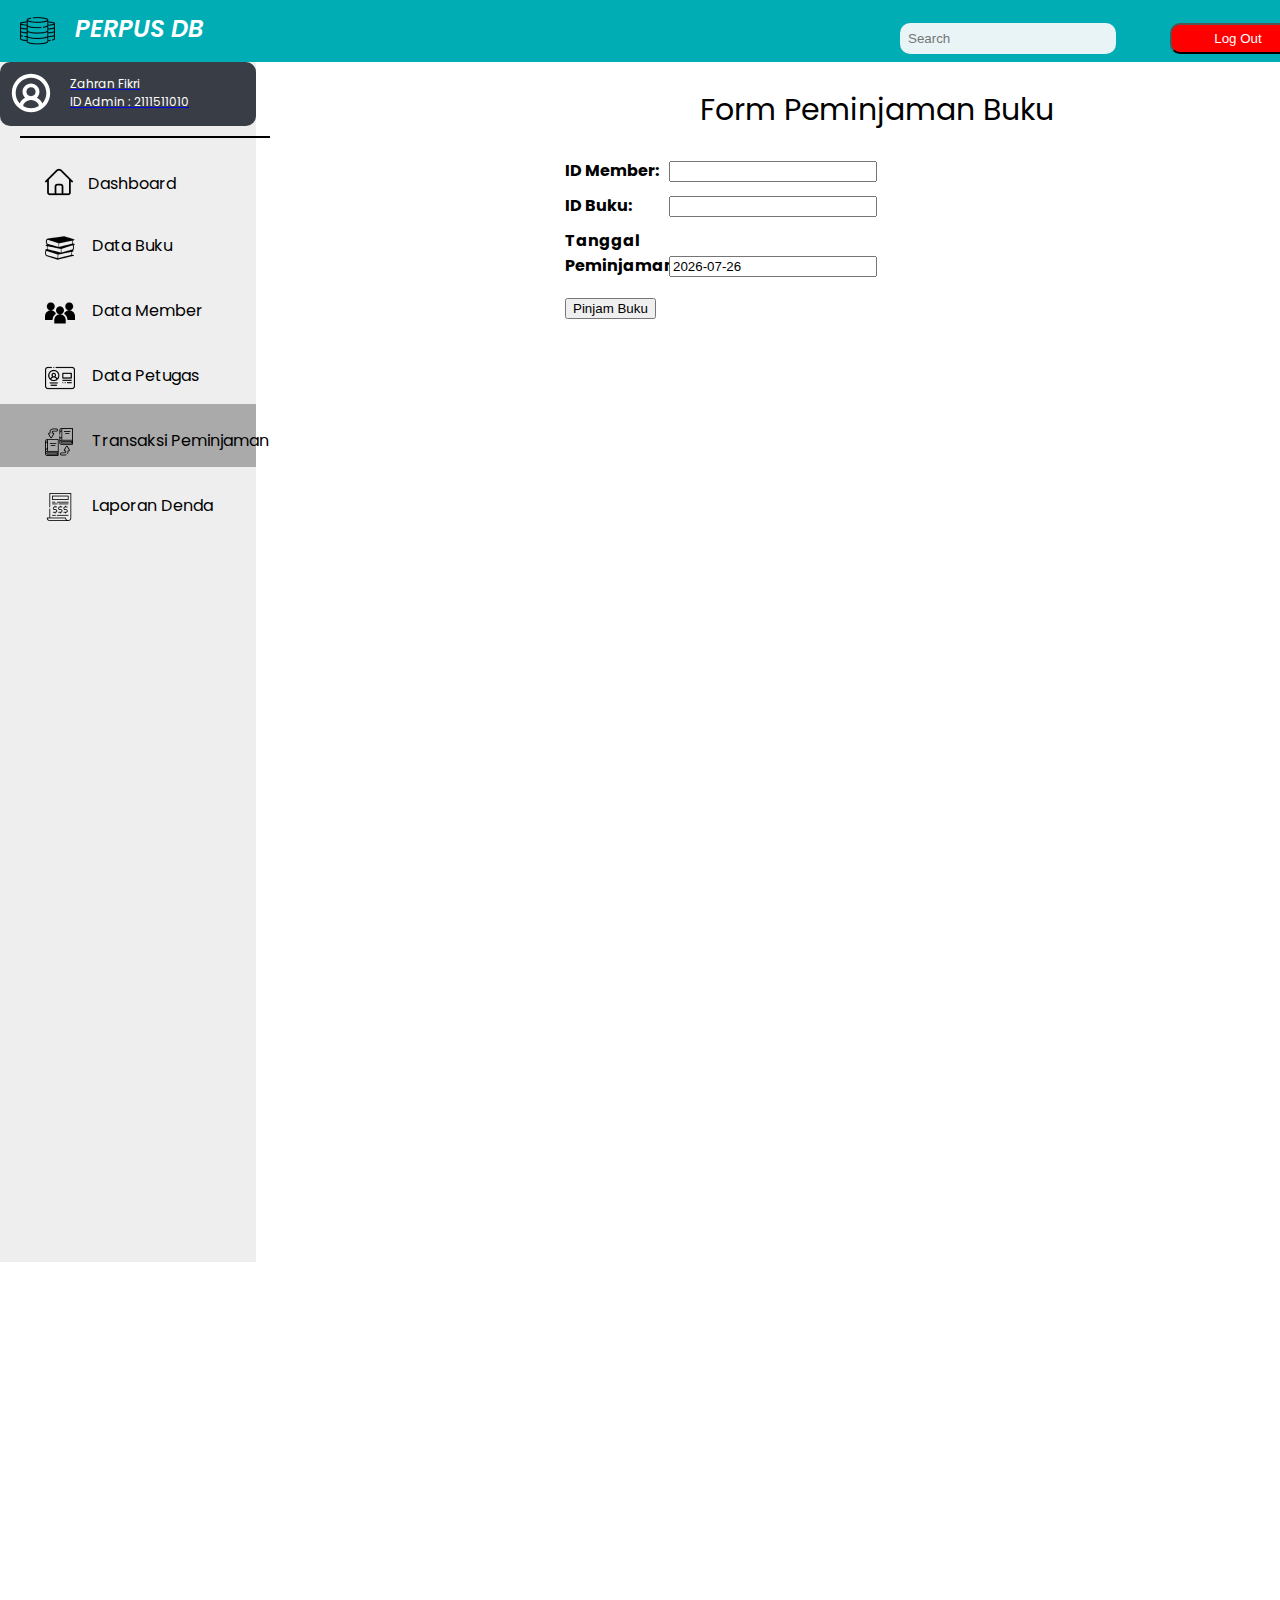
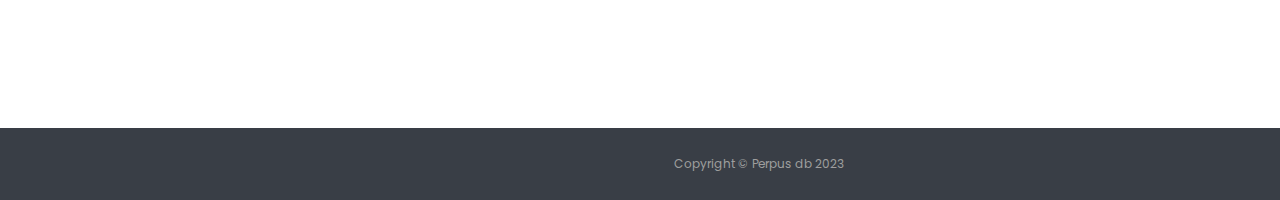
<file: transaksi peminjaman.html>
<!DOCTYPE html>
<html lang="en">
  <head>
    <meta charset="UTF-8" />
    <meta name="viewport" content="width=device-width, initial-scale=1.0" />
    <title>Transaksi Peminjaman || Perpus DB</title>

    <!-- Fonts -->
    <link rel="preconnect" href="https://fonts.googleapis.com" />
    <link rel="preconnect" href="https://fonts.gstatic.com" crossorigin />
    <link
      href="https://fonts.googleapis.com/css2?family=Poppins:wght@100;300;400;700&display=swap"
      rel="stylesheet"
    />

    <!-- My Style -->

    <link rel="stylesheet" href="css/landingpage.css" />
    <link rel="stylesheet" href="css/peminjaman.css">
    <link rel="stylesheet" href="css/tabel.css">
  </head>
  <body>
    <div class="container">
    <!-- header start -->
      <header>
        <h1 class="Judul-header">PERPUS DB</h1>
        <img src="img/Logo Perpus db.png" alt="Logo Perpus DB" />
        <input class="searchbar" type="text" placeholder="Search" />
        <button class="btn-log-out"><a href="index.html">Log Out</a></button>
      </header>
    <!-- header end -->
    <!-- Side navbar start -->
      <nav class="Side-navbar">
        <div class="box-profile">
          <a href="#">
            <img src="img/user-circle.svg" alt="Logo User" />
            <span>Zahran Fikri</span>
            <span>ID Admin : 2111511010</span>
          </a>
        </div>
        <div class="garis-pemisah"></div>
        <ul>
          <div class="box-transaksi-peminjaman"></div>
          <li>
              <a class="dashboard" href="dashboard.html">Dashboard</a>
              <img src="img/Icon Dashboard.png" alt="Icon Dashboard" />
          </li>
          <li>
              <a class="data-buku" href="data buku.html">Data Buku</a>
              <img src="img/Icon Data Buku.png" alt="Icon Data Buku" />
          </li>
          <li>
              <a class="data-member" href="data member.html">Data Member</a>
              <img src="img/Icon Data Member.png" alt="Icon Data Member" />
          </li>
          <li>
              <a class="data-petugas" href="data petugas.html">Data Petugas</a>
              <img src="img/Icon Data Petugas.png" alt="Icon Data Petugas" />
          </li>
          <li>
              <a class="transaksi-peminjaman" href="transaksi peminjaman.html">Transaksi Peminjaman</a>
              <img src="img/Icon Transaksi Peminjaman.png" alt="Icon Transaksi Peminjaman"/>
          </li>
          <li>
              <a class="laporan-denda" href="laporan denda.html">Laporan Denda</a>
              <img src="img/Icon Laporan Denda.png" alt="Icon Laporan Denda" />
          </li>
        </ul>
      </nav>
      <!-- Side navbar end -->
      <div class="right-align">
        <h2>Form Peminjaman Buku</h2>
        <div class="badan">
          <form id="peminjamanForm">
              <div class="form-group">
                  <label for="idMember">ID Member:</label>
                  <input type="text" id="idMember" name="id_member" required>
              </div>
              <div class="form-group">
                  <label for="idBuku">ID Buku:</label>
                  <input type="text" id="idBuku" name="id_buku" required>
              </div>
              <div class="form-group">
                  <label for="tanggalPeminjaman">Tanggal Peminjaman:</label>
                  <input type="text" id="tanggalPeminjaman" name="tanggal_peminjaman" placeholder="YYYY-MM-DD" required>
              </div>
              <button type="submit">Pinjam Buku</button>
          </form>
          <div id="result"></div>
        </div>
      </div>
      
        <div id="bookTableDiv"></div>
      </div>
      <!-- footer start -->
      <footer>
        <div class="box-footer">
          <h1>Copyright © Perpus db 2023</h1>
        </div>
      </footer>
      <!-- footer end -->
    </div>

    <script src="JS/peminjaman.js"></script>
  </body>
</html>
</file>
<file: css/style.css>
body {
  margin: 0;
  font-family: "Poppins", sans-serif;
}

.Container {
  width: 1450px;
  height: 880px;
  overflow: hidden;
}

/* ------------header------------ */
.Judul-header {
  position: absolute;
  top: -8px;
  left: 81px;

  color: #393e46;
  font-size: 35px;
  font-style: italic;
  font-weight: 600;
}

/* ----------menu navbar---------- */
.navbar {
  width: 100%;
  height: auto;
}

.navbar ul {
  position: relative;
  left: 500px;
  display: flex;
  font-size: 20px;
  justify-content: space-evenly;
  align-items: center;
  list-style: none;
  margin-right: 500px;
}

.navbar a {
  text-decoration: none;
  color: #000;
}

.navbar a:hover {
  color: #bfbfbf;
}

.BoxHome {
  width: 90px;
  height: 40px;
  border-radius: 10px;
  background: #393e46;
}

.BoxHome a {
  position: relative;
  left: 15px;
  top: 5px;
  color: #fff;
}

/* ----------awal page login dan logo---------- */

.Logo-login {
  position: absolute;
  transform: scale(1.1);
  left: 80px;
  top: 150px;
}

/* -----------desain sudut web------------ */
.sudut-atas {
  position: relative;
  left: 980px;
  top: -120px;
  width: 845.598px;
  height: 306.718px;
  transform: rotate(35.462deg);
  flex-shrink: 0;
  background-color: #00adb5;
  z-index: -1;
}

.sudut-bawah {
  position: relative;
  left: -300px;
  top: 300px;
  width: 845.598px;
  height: 306.718px;
  transform: rotate(35.462deg);
  flex-shrink: 0;
  background-color: #00adb5;
  z-index: -1;
}

/* ------------Container menu Login---------- */
.boxlogin {
  position: absolute;
  top: 130px;
  left: 750px;
  width: 630px;
  height: 710px;
  flex-shrink: 0;
  border-radius: 20px;
  background: #fbfbfb;
  background-blend-mode: LUMINOSITY;
  box-shadow: 4px 4px 4px 4px rgba(0, 0, 0, 0.25);
}

/* ----------Sign in---------- */
.sign-in {
  position: relative;
  top: 127px;
  color: #000;
  text-align: center;
  font-size: 64px;
}

/*---------Sign in and start managing your library---------  */
.boxlogin h1 {
  position: relative;
  top: 130px;
  color: #000;
  text-align: center;
  font-size: 16px;
  font-weight: normal;
}

/* ----------input ID Admin ----------- */
.input-id-admin input {
  position: relative;
  color: #fff;
  top: 150px;
  left: 175px;
  width: 285px;
  height: 40px;
  border-radius: 10px;
  border: none;
  background: #224957;
}

.input-id-admin input::placeholder {
  color: #fff;
  font-size: 14px;
}

.input-id-admin input[type="text"] {
  padding-left: 10px;
}

/* ---------input Password--------- */
.input-password input {
  position: relative;
  color: #fff;
  top: 180px;
  left: 175px;
  width: 285px;
  height: 40px;
  border-radius: 10px;
  border: none;
  background: #224957;
}

.input-password input::placeholder {
  color: #fff;
  font-size: 14px;
}

.input-password input[type="text"] {
  padding-left: 10px;
}

/* ------------button remember me------------- */
.btn-remember-me {
  position: relative;
  top: 190px;
  left: 178px;
  width: 18px;
  height: 17px;
  cursor: pointer;
  border-radius: 5px;
  background: #224957;
  transition: transform 0.3s ease;
}

.btn-remember-me::after {
  content: "\2713";
  position: absolute;
  top: 50%;
  right: 2px;
  transform: translateY(-50%) scale(0);
  font-size: 14px;
  color: #fff;
}

.btn-remember-me:focus::after {
  transform: translateY(-50%) scale(1);
}
/* ------------remember me dan lupa pw----------- */
.ingat-saya {
  position: relative;
  top: 154px;
  left: 205px;
}

.lupa-pw {
  position: relative;
  top: 105px;
  left: 350px;
  color: #00adb5;
  text-align: center;
  text-decoration: none;
  font-size: 14px;
  font-weight: 500;
}

/* -----------button Login dan animasi----------- */
.btn-Login {
  position: relative;
  top: 165px;
  left: 58px;
  width: 295px;
  height: 45px;
  border-radius: 10px;
  border: none;
  background: #00adb5;
  box-shadow: 0px 4px 4px 0px rgba(0, 0, 0, 0.3);
  color: #fff;
  text-align: center;
  line-height: 20px;
  text-transform: capitalize;
  cursor: pointer;
  transition: transform 0.5s;
}

.btn-Login a {
  text-decoration: none;
  color: #fff;
}
.btn-Login:active {
  transform: scale(0.9);
}
</file>
<file: css/landingpage.css>
body {
  margin: 0;
  font-family: "Poppins", sans-serif;
}

.Container {
  width: 100%;
  height: 100%;
}

/* ------------header, search & tombol log out------------ */
header {
  position: relative;
  background-color: #00adb5;
  width: auto;
  height: 62px;
}

.Judul-header {
  position: absolute;
  top: -5px;
  left: 75px;
  color: #fff;
  font-size: 24px;
  font-style: italic;
  font-weight: 600;
}

header img {
  position: absolute;
  left: 20px;
  top: 15px;
}

.searchbar {
  position: relative;
  top: 13px;
  left: 900px;
  width: 300px;
  padding: 8px;
  border-radius: 10px;
  border: none;
  background: var(--system-materials-sml-thick, rgba(250, 250, 250, 0.93));
}

.btn-log-out {
  position: relative;
  top: 13px;
  left: 950px;
  width: 136px;
  padding: 6px;
  border-radius: 10px;
  color: #fff;
  background: #f00;
  cursor: pointer;
}

.btn-log-out a {
  text-decoration: none;
  color: #fff;
}
/* ----------menu navbar---------- */
.Side-navbar {
  position: absolute;
  width: 20%;
  height: 1200px;
  background-color: #eee;
}

.Side-navbar ul {
  position: relative;
  left: 50px;
  display: flex;
  flex-direction: column;
  font-size: 16px;
  list-style: none;
}

.Side-navbar ul li {
  margin-bottom: 40px;
}

.Side-navbar ul li a {
  text-decoration: none;
  color: #000;
}

.Side-navbar ul li img {
  position: absolute;
  left: -5px;
}

.Side-navbar ul li a:hover {
  color: #00adb5;
}

/* ----------kotak profile----------- */
.box-profile {
  width: auto;
  height: 64px;
  border-radius: 10px;
  background: #393e46;
}

.box-profile img {
  position: relative;
  top: 8px;
  left: 8px;
}

.box-profile span {
  position: relative;
  top: -40px;
  left: 70px;
  display: flex;
  font-size: 12px;
  color: #fff;
}

.garis-pemisah {
  position: relative;
  top: 10px;
  left: 20px;
  width: 250.002px;
  height: 2px;
  margin-bottom: 40px;
  background: #000;
}

/* -----------Kotak highlight menu dashboard---------- */
.box-dashboard {
  position: absolute;
  top: -17px;
  left: -50px;
  width: 100%;
  height: 63px;
  background-color: #aaa;
}

.dashboard {
  position: relative;
  top: 3px;
  left: -2px;
}

/* -----------Kotak highlight menu data buku---------- */
.box-data-buku {
  position: absolute;
  top: 45px;
  left: -50px;
  width: 100%;
  height: 63px;
  background-color: #aaa;
}

.data-buku {
  position: relative;
  left: 2px;
}

/* -----------Kotak highlight menu data member---------- */
.box-data-member {
  position: absolute;
  top: 110px;
  left: -50px;
  width: 100%;
  height: 63px;
  background-color: #aaa;
}

.data-member {
  position: relative;
  left: 2px;
}

/* -----------Kotak highlight menu data petugas---------- */
.box-data-petugas {
  position: absolute;
  top: 173px;
  left: -50px;
  width: 100%;
  height: 63px;
  background-color: #aaa;
}

.data-petugas {
  position: relative;
  left: 2px;
}

/* -----------Kotak highlight menu transaksi peminjaman---------- */
.box-transaksi-peminjaman {
  position: absolute;
  top: 236px;
  left: -50px;
  width: 100%;
  height: 63px;
  background-color: #aaa;
}

.transaksi-peminjaman {
  position: relative;
  left: 2px;
}

/* -----------Kotak highlight menu laporan denda---------- */
.box-laporan-denda {
  position: absolute;
  top: 300px;
  left: -50px;
  width: 100%;
  height: 63px;
  background-color: #aaa;
}

.laporan-denda {
  position: relative;
  left: 2px;
}
/* -----------footer---------- */
.box-footer {
  position: absolute;
  bottom: -100%;
  display: flex;
  width: 1440px;
  height: 72px;
  padding: 0px 598px 0px 674px;
  align-items: center;
  flex-shrink: 0;
  background: #393e46;
}

.box-footer h1 {
  color: #9e9e9e;
  font-size: 12px;
  font-weight: normal;
}
</file>
<file: css/tabel.css>
.right-align {
    float: center;
    padding-right: 100px;
    padding-left: 350px;
  }

  h2 {
    padding-left: 350px;
    font-family: "Poppins", Arial, sans-serif;
    font-size: 30px;
    font-weight: normal;
  }

  table {
    margin-top: 30px;
    border-collapse: collapse;
    width: 100%;
    height: 100%;
    /* table-layout: auto; */
    font-family: "Poppins", Arial, sans-serif;
    font-size: 14px;
    font-weight: normal;
  }

  /* Mengatur tampilan sel header */
  th {
    background-color: #00adb5;
    border: 1px solid #dddddd;
    padding: 8px;
    text-align: left;
  }

  /* Mengatur tampilan sel data */
  td {
    border: 1px solid #dddddd;
    padding: 8px;
    text-align: left;
  }
</file>
<file: css/peminjaman.css>
.badan {
    max-width: 400px;
    margin: 0 auto;
}

.form-group {
    margin-bottom: 10px;
}

label {
    display: inline-block;
    width: 100px;
    font-weight: bold;
}

input[type="text"] {
    width: 200px;
}

button {
    margin-top: 10px;
}

#result {
    margin-top: 20px;
    font-weight: bold;
}

.error {
    color: red;
}
</file>
